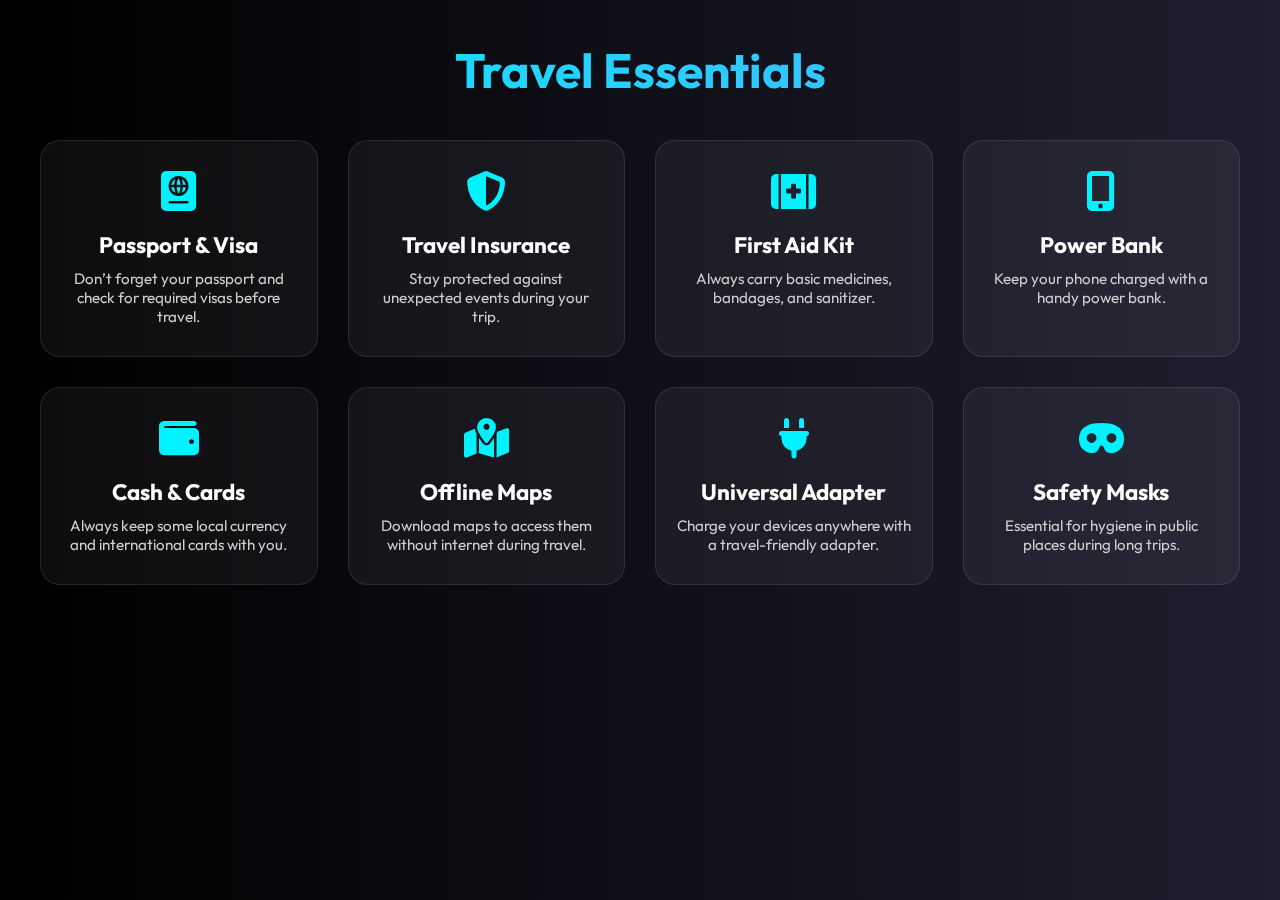
<file: sidebar.html>
<!DOCTYPE html>
<html lang="en">
<head>
  <meta charset="UTF-8">
  <meta name="viewport" content="width=device-width, initial-scale=1">
  <title>Travel Essentials</title>
  <link rel="stylesheet" href="https://cdnjs.cloudflare.com/ajax/libs/font-awesome/6.4.0/css/all.min.css">
  <link href="https://fonts.googleapis.com/css2?family=Outfit:wght@400;600&display=swap" rel="stylesheet">
  <style>
    * {
      margin: 0;
      padding: 0;
      box-sizing: border-box;
      font-family: 'Outfit', sans-serif;
    }

    body {
      background: linear-gradient(to right, #000000, #1e1e2f);
      color: white;
      min-height: 100vh;
      padding: 40px 20px;
    }

    h1 {
      text-align: center;
      font-size: 3rem;
      margin-bottom: 40px;
      background: linear-gradient(90deg, #00f2fe, #4facfe);
      -webkit-background-clip: text;
      -webkit-text-fill-color: transparent;
    }

    .essentials-container {
      display: grid;
      grid-template-columns: repeat(auto-fit, minmax(250px, 1fr));
      gap: 30px;
      max-width: 1200px;
      margin: auto;
    }

    .card {
      background: rgba(255, 255, 255, 0.05);
      border: 1px solid rgba(255, 255, 255, 0.1);
      border-radius: 20px;
      padding: 30px 20px;
      text-align: center;
      transition: all 0.3s ease;
      backdrop-filter: blur(10px);
    }

    .card:hover {
      transform: translateY(-10px);
      background: rgba(255, 255, 255, 0.08);
      box-shadow: 0 0 15px rgba(0, 255, 255, 0.2);
    }

    .card i {
      font-size: 2.5rem;
      margin-bottom: 20px;
      color: #00f2fe;
    }

    .card h3 {
      font-size: 1.4rem;
      margin-bottom: 10px;
    }

    .card p {
      font-size: 0.95rem;
      color: #cfcfcf;
    }

    @media (max-width: 600px) {
      h1 {
        font-size: 2rem;
      }
    }
  </style>
</head>
<body>
  <h1>Travel Essentials</h1>
  <div class="essentials-container">
    <div class="card">
      <i class="fas fa-passport"></i>
      <h3>Passport & Visa</h3>
      <p>Don’t forget your passport and check for required visas before travel.</p>
    </div>
    <div class="card">
      <i class="fas fa-shield-alt"></i>
      <h3>Travel Insurance</h3>
      <p>Stay protected against unexpected events during your trip.</p>
    </div>
    <div class="card">
      <i class="fas fa-first-aid"></i>
      <h3>First Aid Kit</h3>
      <p>Always carry basic medicines, bandages, and sanitizer.</p>
    </div>
    <div class="card">
      <i class="fas fa-mobile-alt"></i>
      <h3>Power Bank</h3>
      <p>Keep your phone charged with a handy power bank.</p>
    </div>
    <div class="card">
      <i class="fas fa-wallet"></i>
      <h3>Cash & Cards</h3>
      <p>Always keep some local currency and international cards with you.</p>
    </div>
    <div class="card">
      <i class="fas fa-map-marked-alt"></i>
      <h3>Offline Maps</h3>
      <p>Download maps to access them without internet during travel.</p>
    </div>
    <div class="card">
      <i class="fas fa-plug"></i>
      <h3>Universal Adapter</h3>
      <p>Charge your devices anywhere with a travel-friendly adapter.</p>
    </div>
    <div class="card">
      <i class="fas fa-mask"></i>
      <h3>Safety Masks</h3>
      <p>Essential for hygiene in public places during long trips.</p>
    </div>
  </div>
</body>
</html>
</file>
